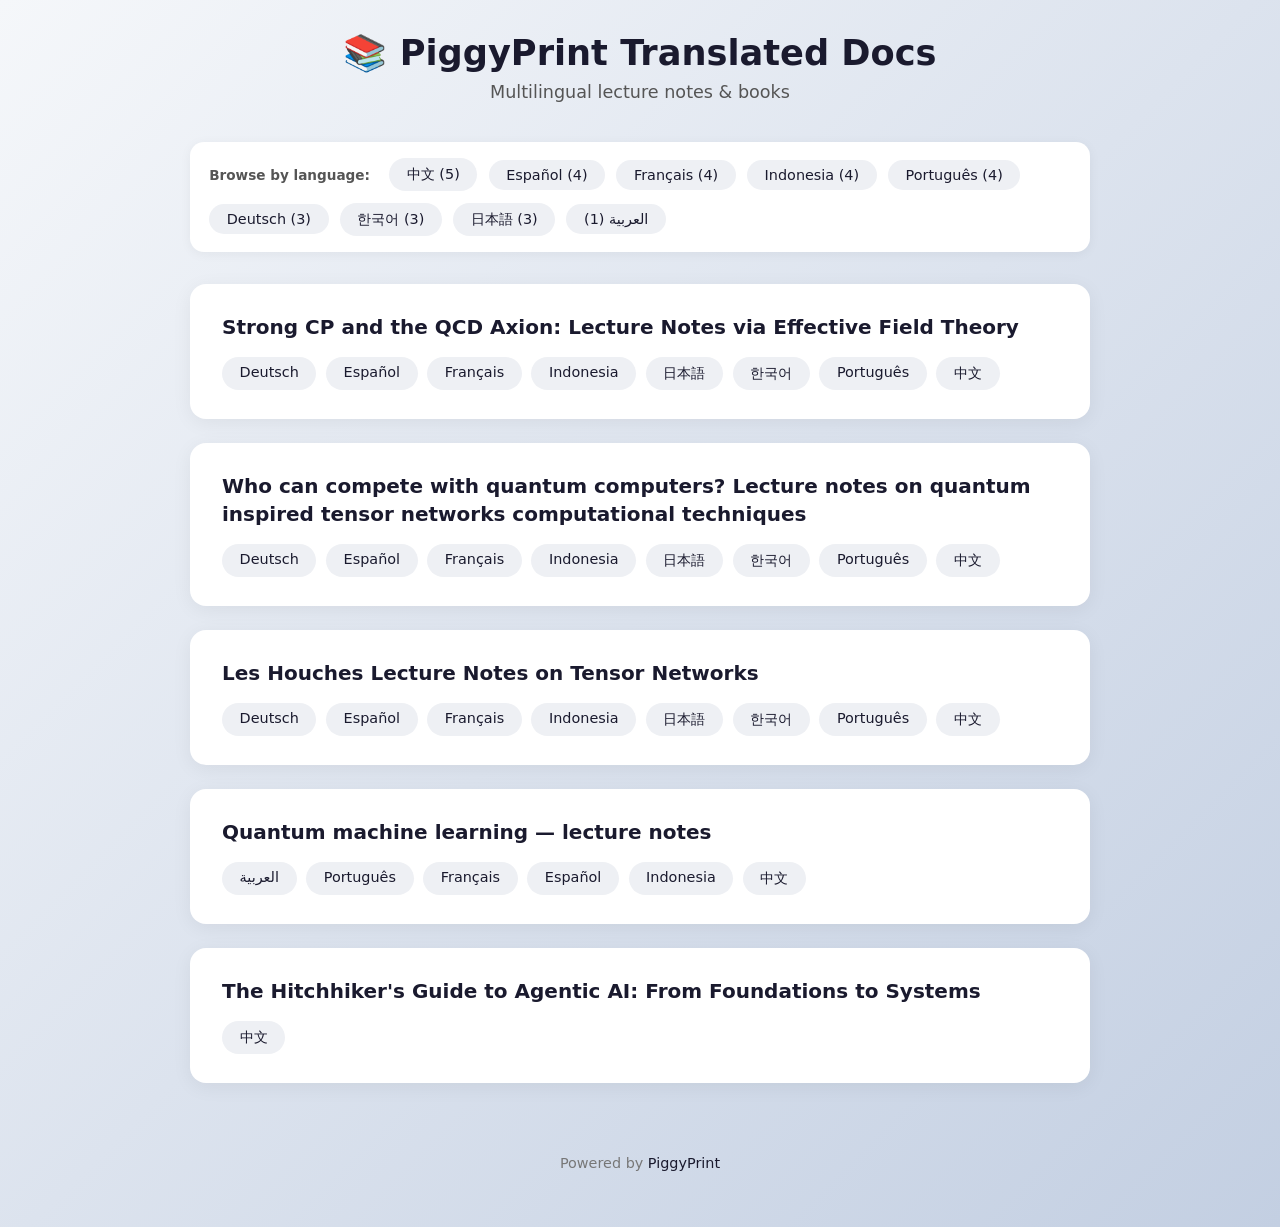
<file: index.html>
<!DOCTYPE html>
<html lang="en">
<head>
    <meta charset="UTF-8">
    <meta name="viewport" content="width=device-width, initial-scale=1.0">
    <title>PiggyPrint Translated Docs — Multilingual AI &amp; Science Books</title>
    <meta name="description" content="Browse multilingual translated lecture notes on quantum computing, tensor networks, quantum machine learning, agentic AI, and strong CP / QCD axion physics. Available in 中文, Español, Français, Deutsch, 日本語, 한국어, Português, العربية, Indonesia.">
    <link rel="canonical" href="https://piggy-print.github.io/awesome-arxiv-multilingual/">
    <!-- Open Graph -->
    <meta property="og:title" content="PiggyPrint Translated Docs — Multilingual AI &amp; Science Books">
    <meta property="og:description" content="Browse multilingual translated lecture notes on quantum computing, tensor networks, quantum machine learning, agentic AI, and strong CP / QCD axion physics. Available in 中文, Español, Français, Deutsch, 日本語, 한국어, Português, العربية, Indonesia.">
    <meta property="og:url" content="https://piggy-print.github.io/awesome-arxiv-multilingual/">
    <meta property="og:type" content="website">
    <meta property="og:site_name" content="PiggyPrint Translated Docs">
    <meta name="twitter:card" content="summary">
    <!-- Structured Data -->
    <script type="application/ld+json">
    {
      "@context": "https://schema.org",
      "@type": "CollectionPage",
      "name": "PiggyPrint Translated Docs",
      "description": "Multilingual translated lecture notes on quantum machine learning, tensor networks, and agentic AI.",
      "url": "https://piggy-print.github.io/awesome-arxiv-multilingual/",
      "inLanguage": ["en", "zh", "es", "fr", "de", "ja", "ko", "pt", "ar", "id"],
      "publisher": { "@type": "Organization", "name": "PiggyPrint" }
    }
    </script>
    <link rel="stylesheet" href="style.css">
</head>
<body>
    <div class="container">
        <header>
            <h1>📚 PiggyPrint Translated Docs</h1>
            <p>Multilingual lecture notes & books</p>
        </header>
        <nav class="lang-nav" id="langNav">
                    <span class="nav-label">Browse by language:</span>
                    <a href="lang/zh.html" class="lang-btn">中文 (5)</a>
                    <a href="lang/es.html" class="lang-btn">Español (4)</a>
                    <a href="lang/fr.html" class="lang-btn">Français (4)</a>
                    <a href="lang/id.html" class="lang-btn">Indonesia (4)</a>
                    <a href="lang/pt.html" class="lang-btn">Português (4)</a>
                    <a href="lang/de.html" class="lang-btn">Deutsch (3)</a>
                    <a href="lang/ko.html" class="lang-btn">한국어 (3)</a>
                    <a href="lang/ja.html" class="lang-btn">日本語 (3)</a>
                    <a href="lang/ar.html" class="lang-btn">العربية (1)</a>
                </nav>
        <div id="bookList">
                                <div class="book-card">
                        <h2>Strong CP and the QCD Axion: Lecture Notes via Effective Field Theory</h2>
                        <div class="lang-links">
                            <a href="https://piggyprint.gumroad.com/l/djtxvl" target="_blank" rel="noopener noreferrer" class="lang-btn">Deutsch</a>
                            <a href="https://piggyprint.gumroad.com/l/qgqeef" target="_blank" rel="noopener noreferrer" class="lang-btn">Español</a>
                            <a href="https://piggyprint.gumroad.com/l/scotqy" target="_blank" rel="noopener noreferrer" class="lang-btn">Français</a>
                            <a href="https://piggyprint.gumroad.com/l/yfksat" target="_blank" rel="noopener noreferrer" class="lang-btn">Indonesia</a>
                            <a href="https://piggyprint.gumroad.com/l/xyrwhf" target="_blank" rel="noopener noreferrer" class="lang-btn">日本語</a>
                            <a href="https://piggyprint.gumroad.com/l/ccgrwl" target="_blank" rel="noopener noreferrer" class="lang-btn">한국어</a>
                            <a href="https://piggyprint.gumroad.com/l/mmgvhr" target="_blank" rel="noopener noreferrer" class="lang-btn">Português</a>
                            <a href="https://piggyprint.gumroad.com/l/ppwfst" target="_blank" rel="noopener noreferrer" class="lang-btn">中文</a>
                        </div>
                    </div>
                    <div class="book-card">
                        <h2>Who can compete with quantum computers? Lecture notes on quantum inspired tensor networks computational techniques</h2>
                        <div class="lang-links">
                            <a href="https://piggyprint.gumroad.com/l/ncaxt" target="_blank" rel="noopener noreferrer" class="lang-btn">Deutsch</a>
                            <a href="https://piggyprint.gumroad.com/l/nsgrzu" target="_blank" rel="noopener noreferrer" class="lang-btn">Español</a>
                            <a href="https://piggyprint.gumroad.com/l/ghrenz" target="_blank" rel="noopener noreferrer" class="lang-btn">Français</a>
                            <a href="https://piggyprint.gumroad.com/l/ryzluq" target="_blank" rel="noopener noreferrer" class="lang-btn">Indonesia</a>
                            <a href="https://piggyprint.gumroad.com/l/zbryaj" target="_blank" rel="noopener noreferrer" class="lang-btn">日本語</a>
                            <a href="https://piggyprint.gumroad.com/l/mvsyto" target="_blank" rel="noopener noreferrer" class="lang-btn">한국어</a>
                            <a href="https://piggyprint.gumroad.com/l/lxncu" target="_blank" rel="noopener noreferrer" class="lang-btn">Português</a>
                            <a href="https://piggyprint.gumroad.com/l/suflnw" target="_blank" rel="noopener noreferrer" class="lang-btn">中文</a>
                        </div>
                    </div>
                    <div class="book-card">
                        <h2>Les Houches Lecture Notes on Tensor Networks</h2>
                        <div class="lang-links">
                            <a href="https://piggyprint.gumroad.com/l/rimqsa" target="_blank" rel="noopener noreferrer" class="lang-btn">Deutsch</a>
                            <a href="https://piggyprint.gumroad.com/l/bhrqjr" target="_blank" rel="noopener noreferrer" class="lang-btn">Español</a>
                            <a href="https://piggyprint.gumroad.com/l/nmulku" target="_blank" rel="noopener noreferrer" class="lang-btn">Français</a>
                            <a href="https://piggyprint.gumroad.com/l/yvaknn" target="_blank" rel="noopener noreferrer" class="lang-btn">Indonesia</a>
                            <a href="https://piggyprint.gumroad.com/l/ilmeuu" target="_blank" rel="noopener noreferrer" class="lang-btn">日本語</a>
                            <a href="https://piggyprint.gumroad.com/l/trkwfr" target="_blank" rel="noopener noreferrer" class="lang-btn">한국어</a>
                            <a href="https://piggyprint.gumroad.com/l/lvggm" target="_blank" rel="noopener noreferrer" class="lang-btn">Português</a>
                            <a href="https://piggyprint.gumroad.com/l/nromc" target="_blank" rel="noopener noreferrer" class="lang-btn">中文</a>
                        </div>
                    </div>
                    <div class="book-card">
                        <h2>Quantum machine learning — lecture notes</h2>
                        <div class="lang-links">
                            <a href="https://piggyprint.gumroad.com/l/vcsmvf" target="_blank" rel="noopener noreferrer" class="lang-btn">العربية</a>
                            <a href="https://piggyprint.gumroad.com/l/rnsnsl" target="_blank" rel="noopener noreferrer" class="lang-btn">Português</a>
                            <a href="https://piggyprint.gumroad.com/l/vjvilq" target="_blank" rel="noopener noreferrer" class="lang-btn">Français</a>
                            <a href="https://piggyprint.gumroad.com/l/hnrfzs" target="_blank" rel="noopener noreferrer" class="lang-btn">Español</a>
                            <a href="https://piggyprint.gumroad.com/l/bzyelu" target="_blank" rel="noopener noreferrer" class="lang-btn">Indonesia</a>
                            <a href="https://piggyprint.gumroad.com/l/wmpxcj" target="_blank" rel="noopener noreferrer" class="lang-btn">中文</a>
                        </div>
                    </div>
                    <div class="book-card">
                        <h2>The Hitchhiker's Guide to Agentic AI: From Foundations to Systems</h2>
                        <div class="lang-links">
                            <a href="https://piggyprint.gumroad.com/l/meisqz" target="_blank" rel="noopener noreferrer" class="lang-btn">中文</a>
                        </div>
                    </div>
        </div>
        <footer>
            <p>Powered by <a href="https://piggyprint.gumroad.com/" target="_blank">PiggyPrint</a></p>
        </footer>
    </div>
</body>
</html>
</file>
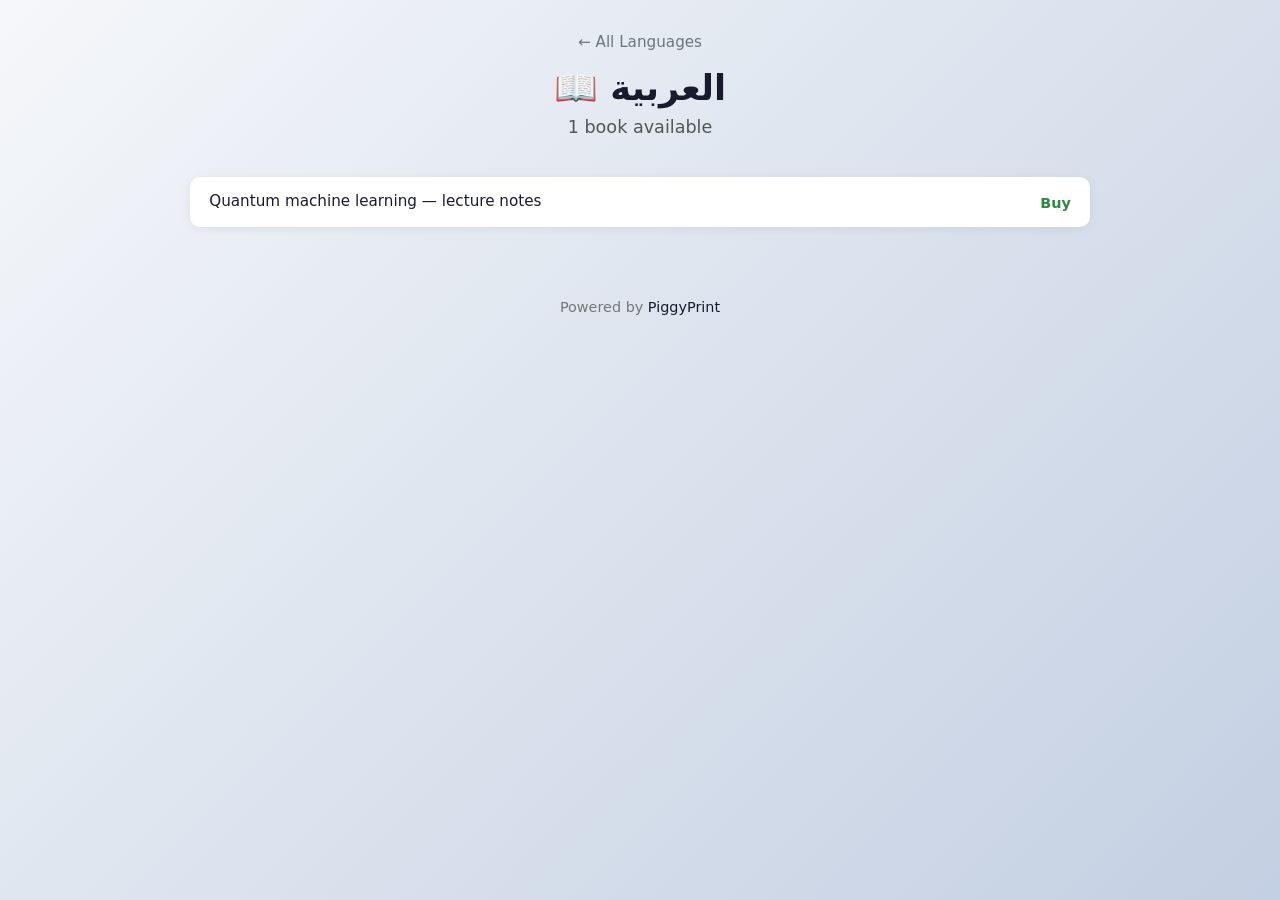
<file: lang/ar.html>
<!DOCTYPE html>
<html lang="en">
<head>
    <meta charset="UTF-8">
    <meta name="viewport" content="width=device-width, initial-scale=1.0">
    <title>العربية — PiggyPrint Translated Docs</title>
    <meta name="description" content="Browse العربية translations of PiggyPrint's multilingual books on quantum computing, tensor networks, quantum ML, agentic AI, and strong CP physics.">
    <link rel="canonical" href="https://piggy-print.github.io/awesome-arxiv-multilingual/">
    <!-- Open Graph -->
    <meta property="og:title" content="العربية — PiggyPrint Translated Docs">
    <meta property="og:description" content="Browse العربية translations of PiggyPrint's multilingual books on quantum computing, tensor networks, quantum ML, agentic AI, and strong CP physics.">
    <meta property="og:url" content="https://piggy-print.github.io/awesome-arxiv-multilingual/">
    <meta property="og:type" content="website">
    <meta property="og:site_name" content="PiggyPrint Translated Docs">
    <meta name="twitter:card" content="summary">
    <!-- Structured Data -->
    <script type="application/ld+json">
    {
      "@context": "https://schema.org",
      "@type": "CollectionPage",
      "name": "PiggyPrint Translated Docs",
      "description": "Multilingual translated lecture notes on quantum machine learning, tensor networks, and agentic AI.",
      "url": "https://piggy-print.github.io/awesome-arxiv-multilingual/",
      "inLanguage": ["en", "zh", "es", "fr", "de", "ja", "ko", "pt", "ar", "id"],
      "publisher": { "@type": "Organization", "name": "PiggyPrint" }
    }
    </script>
    <link rel="stylesheet" href="../style.css">
</head>
<body>
    <div class="container">
        <header>
            <a href="../index.html" class="back">← All Languages</a>
            <h1>📖 العربية</h1>
            <p>1 book available</p>
        </header>
        
        <div id="bookList">
            <table class="book-table">
                        <tbody>
                        <tr>
                            <td class="title-cell">Quantum machine learning — lecture notes</td>
                            <td class="buy-cell"><a href="https://piggyprint.gumroad.com/l/vcsmvf" target="_blank" rel="noopener noreferrer" class="buy-link">Buy</a></td>
                        </tr>
                        </tbody>
                    </table>
        </div>
        <footer>
            <p>Powered by <a href="https://piggyprint.gumroad.com/" target="_blank">PiggyPrint</a></p>
        </footer>
    </div>
</body>
</html>
</file>
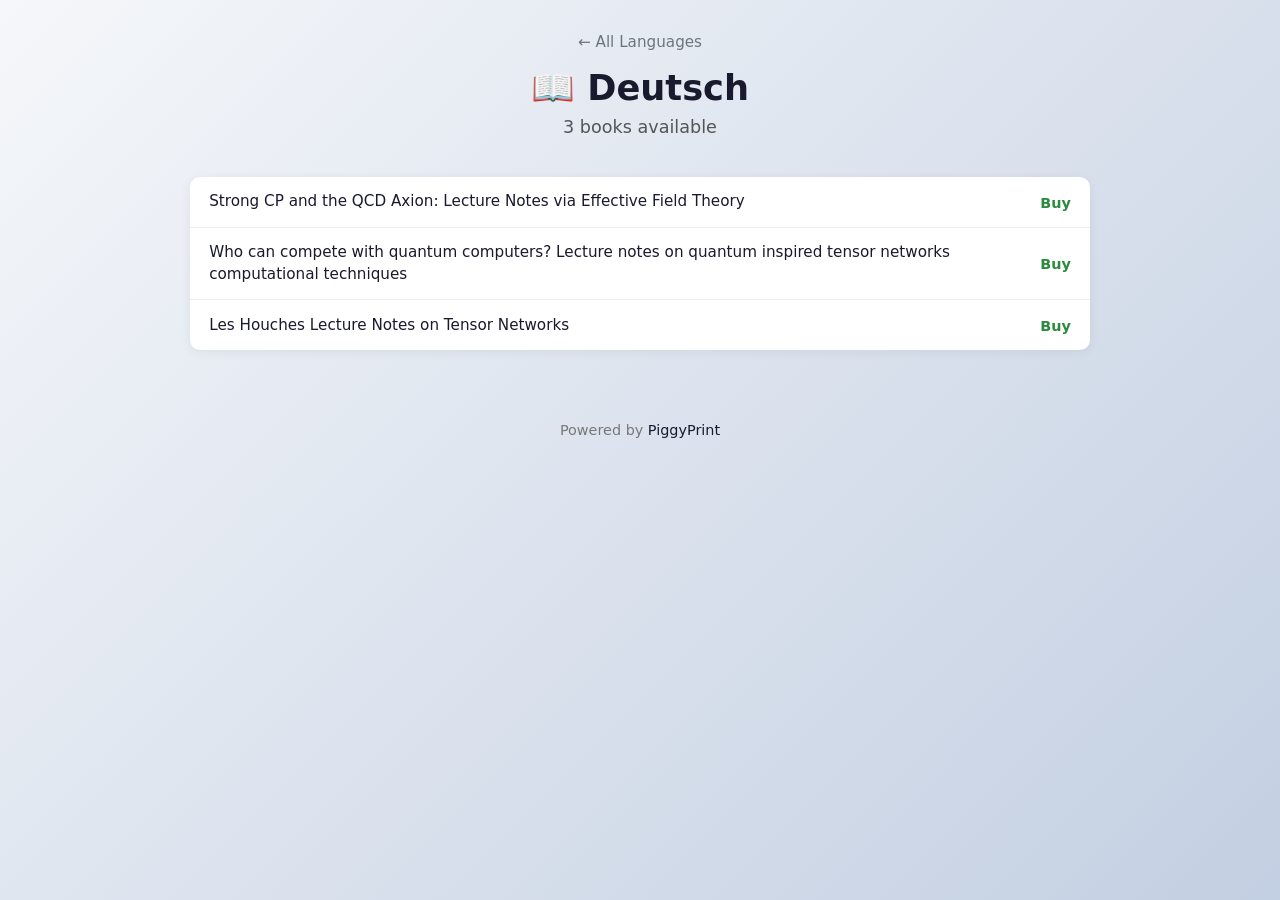
<file: lang/de.html>
<!DOCTYPE html>
<html lang="en">
<head>
    <meta charset="UTF-8">
    <meta name="viewport" content="width=device-width, initial-scale=1.0">
    <title>Deutsch — PiggyPrint Translated Docs</title>
    <meta name="description" content="Browse Deutsch translations of PiggyPrint's multilingual books on quantum computing, tensor networks, quantum ML, agentic AI, and strong CP physics.">
    <link rel="canonical" href="https://piggy-print.github.io/awesome-arxiv-multilingual/">
    <!-- Open Graph -->
    <meta property="og:title" content="Deutsch — PiggyPrint Translated Docs">
    <meta property="og:description" content="Browse Deutsch translations of PiggyPrint's multilingual books on quantum computing, tensor networks, quantum ML, agentic AI, and strong CP physics.">
    <meta property="og:url" content="https://piggy-print.github.io/awesome-arxiv-multilingual/">
    <meta property="og:type" content="website">
    <meta property="og:site_name" content="PiggyPrint Translated Docs">
    <meta name="twitter:card" content="summary">
    <!-- Structured Data -->
    <script type="application/ld+json">
    {
      "@context": "https://schema.org",
      "@type": "CollectionPage",
      "name": "PiggyPrint Translated Docs",
      "description": "Multilingual translated lecture notes on quantum machine learning, tensor networks, and agentic AI.",
      "url": "https://piggy-print.github.io/awesome-arxiv-multilingual/",
      "inLanguage": ["en", "zh", "es", "fr", "de", "ja", "ko", "pt", "ar", "id"],
      "publisher": { "@type": "Organization", "name": "PiggyPrint" }
    }
    </script>
    <link rel="stylesheet" href="../style.css">
</head>
<body>
    <div class="container">
        <header>
            <a href="../index.html" class="back">← All Languages</a>
            <h1>📖 Deutsch</h1>
            <p>3 books available</p>
        </header>
        
        <div id="bookList">
            <table class="book-table">
                        <tbody>
                        <tr>
                            <td class="title-cell">Strong CP and the QCD Axion: Lecture Notes via Effective Field Theory</td>
                            <td class="buy-cell"><a href="https://piggyprint.gumroad.com/l/djtxvl" target="_blank" rel="noopener noreferrer" class="buy-link">Buy</a></td>
                        </tr>
                        <tr>
                            <td class="title-cell">Who can compete with quantum computers? Lecture notes on quantum inspired tensor networks computational techniques</td>
                            <td class="buy-cell"><a href="https://piggyprint.gumroad.com/l/ncaxt" target="_blank" rel="noopener noreferrer" class="buy-link">Buy</a></td>
                        </tr>
                        <tr>
                            <td class="title-cell">Les Houches Lecture Notes on Tensor Networks</td>
                            <td class="buy-cell"><a href="https://piggyprint.gumroad.com/l/rimqsa" target="_blank" rel="noopener noreferrer" class="buy-link">Buy</a></td>
                        </tr>
                        </tbody>
                    </table>
        </div>
        <footer>
            <p>Powered by <a href="https://piggyprint.gumroad.com/" target="_blank">PiggyPrint</a></p>
        </footer>
    </div>
</body>
</html>
</file>
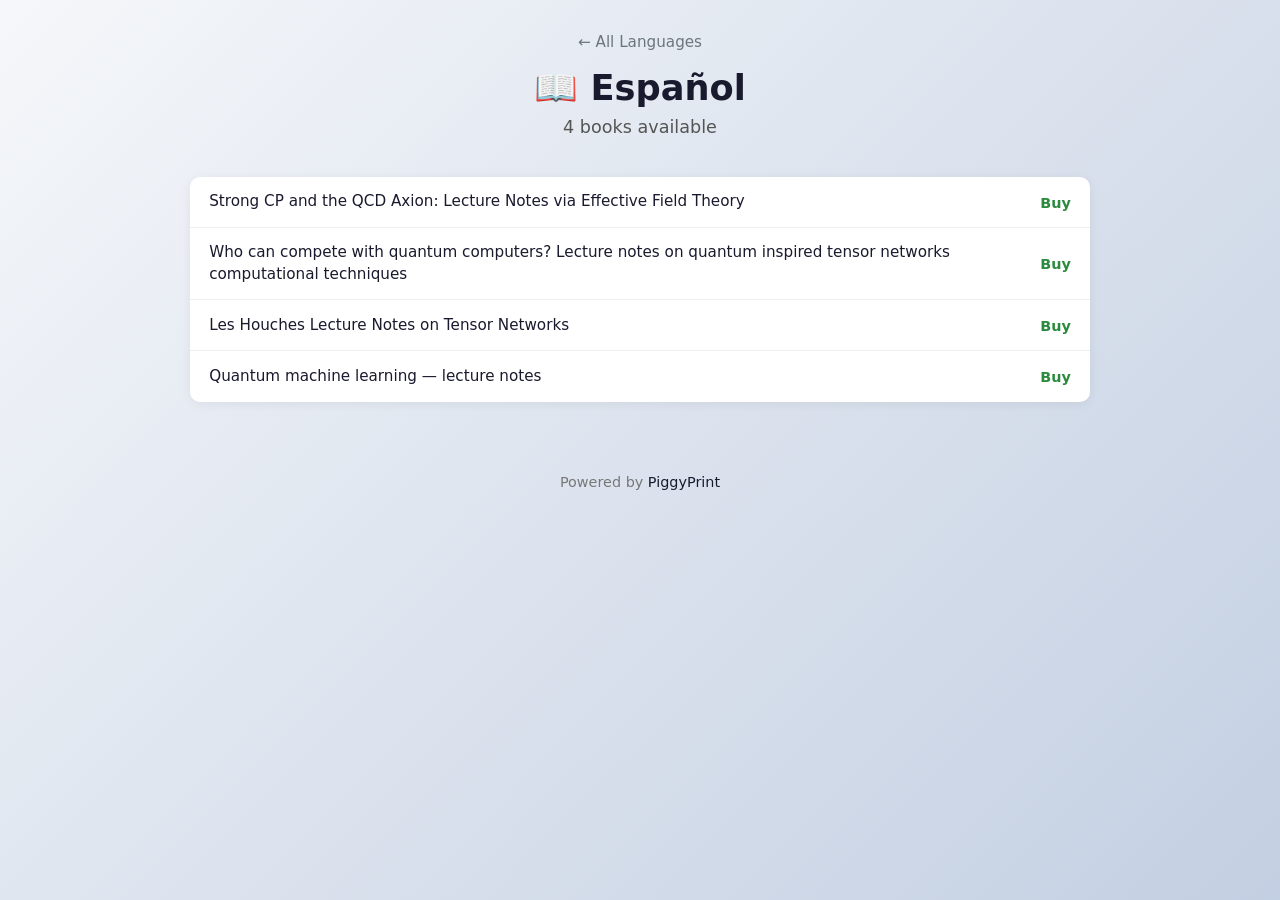
<file: lang/es.html>
<!DOCTYPE html>
<html lang="en">
<head>
    <meta charset="UTF-8">
    <meta name="viewport" content="width=device-width, initial-scale=1.0">
    <title>Español — PiggyPrint Translated Docs</title>
    <meta name="description" content="Browse Español translations of PiggyPrint's multilingual books on quantum computing, tensor networks, quantum ML, agentic AI, and strong CP physics.">
    <link rel="canonical" href="https://piggy-print.github.io/awesome-arxiv-multilingual/">
    <!-- Open Graph -->
    <meta property="og:title" content="Español — PiggyPrint Translated Docs">
    <meta property="og:description" content="Browse Español translations of PiggyPrint's multilingual books on quantum computing, tensor networks, quantum ML, agentic AI, and strong CP physics.">
    <meta property="og:url" content="https://piggy-print.github.io/awesome-arxiv-multilingual/">
    <meta property="og:type" content="website">
    <meta property="og:site_name" content="PiggyPrint Translated Docs">
    <meta name="twitter:card" content="summary">
    <!-- Structured Data -->
    <script type="application/ld+json">
    {
      "@context": "https://schema.org",
      "@type": "CollectionPage",
      "name": "PiggyPrint Translated Docs",
      "description": "Multilingual translated lecture notes on quantum machine learning, tensor networks, and agentic AI.",
      "url": "https://piggy-print.github.io/awesome-arxiv-multilingual/",
      "inLanguage": ["en", "zh", "es", "fr", "de", "ja", "ko", "pt", "ar", "id"],
      "publisher": { "@type": "Organization", "name": "PiggyPrint" }
    }
    </script>
    <link rel="stylesheet" href="../style.css">
</head>
<body>
    <div class="container">
        <header>
            <a href="../index.html" class="back">← All Languages</a>
            <h1>📖 Español</h1>
            <p>4 books available</p>
        </header>
        
        <div id="bookList">
            <table class="book-table">
                        <tbody>
                        <tr>
                            <td class="title-cell">Strong CP and the QCD Axion: Lecture Notes via Effective Field Theory</td>
                            <td class="buy-cell"><a href="https://piggyprint.gumroad.com/l/qgqeef" target="_blank" rel="noopener noreferrer" class="buy-link">Buy</a></td>
                        </tr>
                        <tr>
                            <td class="title-cell">Who can compete with quantum computers? Lecture notes on quantum inspired tensor networks computational techniques</td>
                            <td class="buy-cell"><a href="https://piggyprint.gumroad.com/l/nsgrzu" target="_blank" rel="noopener noreferrer" class="buy-link">Buy</a></td>
                        </tr>
                        <tr>
                            <td class="title-cell">Les Houches Lecture Notes on Tensor Networks</td>
                            <td class="buy-cell"><a href="https://piggyprint.gumroad.com/l/bhrqjr" target="_blank" rel="noopener noreferrer" class="buy-link">Buy</a></td>
                        </tr>
                        <tr>
                            <td class="title-cell">Quantum machine learning — lecture notes</td>
                            <td class="buy-cell"><a href="https://piggyprint.gumroad.com/l/hnrfzs" target="_blank" rel="noopener noreferrer" class="buy-link">Buy</a></td>
                        </tr>
                        </tbody>
                    </table>
        </div>
        <footer>
            <p>Powered by <a href="https://piggyprint.gumroad.com/" target="_blank">PiggyPrint</a></p>
        </footer>
    </div>
</body>
</html>
</file>
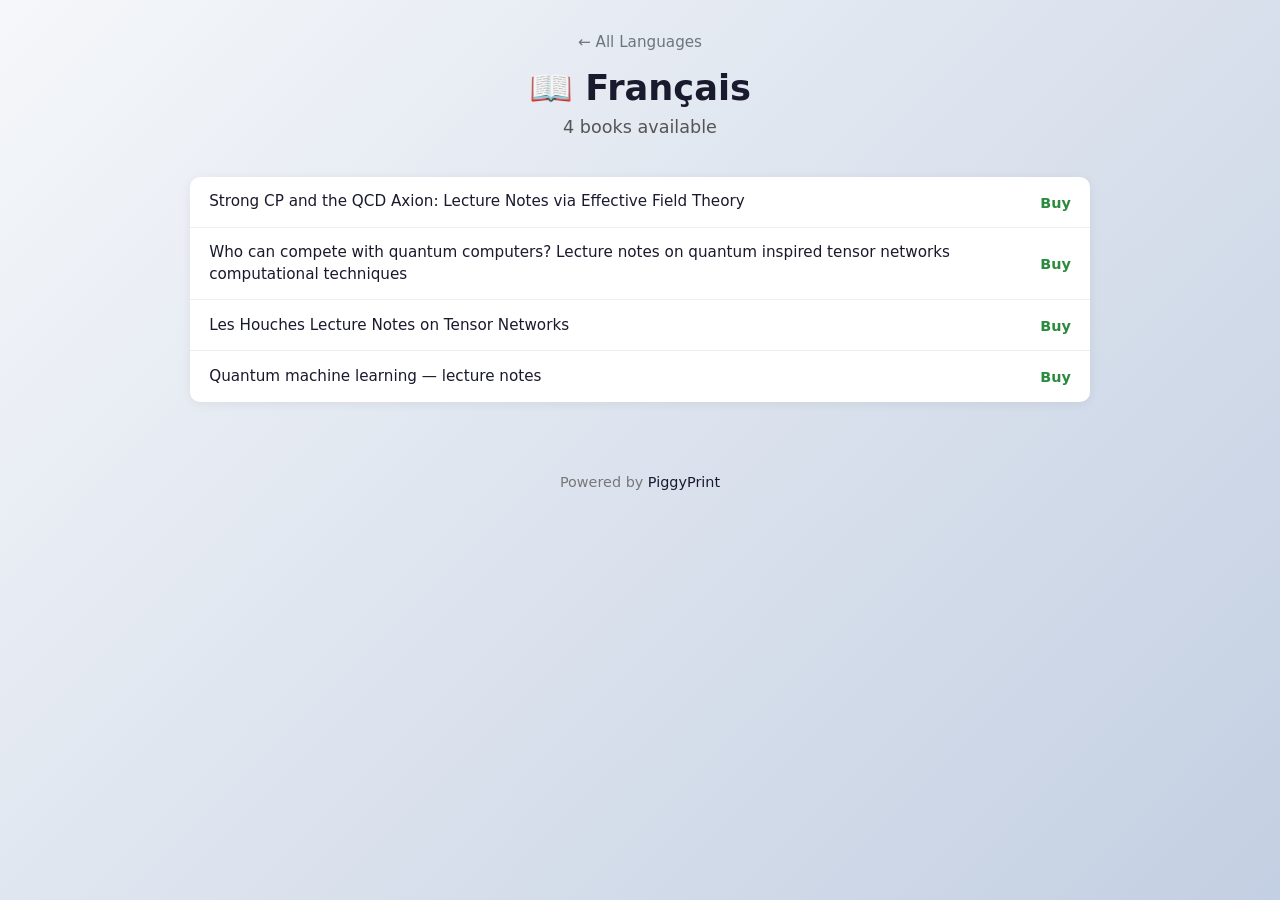
<file: lang/fr.html>
<!DOCTYPE html>
<html lang="en">
<head>
    <meta charset="UTF-8">
    <meta name="viewport" content="width=device-width, initial-scale=1.0">
    <title>Français — PiggyPrint Translated Docs</title>
    <meta name="description" content="Browse Français translations of PiggyPrint's multilingual books on quantum computing, tensor networks, quantum ML, agentic AI, and strong CP physics.">
    <link rel="canonical" href="https://piggy-print.github.io/awesome-arxiv-multilingual/">
    <!-- Open Graph -->
    <meta property="og:title" content="Français — PiggyPrint Translated Docs">
    <meta property="og:description" content="Browse Français translations of PiggyPrint's multilingual books on quantum computing, tensor networks, quantum ML, agentic AI, and strong CP physics.">
    <meta property="og:url" content="https://piggy-print.github.io/awesome-arxiv-multilingual/">
    <meta property="og:type" content="website">
    <meta property="og:site_name" content="PiggyPrint Translated Docs">
    <meta name="twitter:card" content="summary">
    <!-- Structured Data -->
    <script type="application/ld+json">
    {
      "@context": "https://schema.org",
      "@type": "CollectionPage",
      "name": "PiggyPrint Translated Docs",
      "description": "Multilingual translated lecture notes on quantum machine learning, tensor networks, and agentic AI.",
      "url": "https://piggy-print.github.io/awesome-arxiv-multilingual/",
      "inLanguage": ["en", "zh", "es", "fr", "de", "ja", "ko", "pt", "ar", "id"],
      "publisher": { "@type": "Organization", "name": "PiggyPrint" }
    }
    </script>
    <link rel="stylesheet" href="../style.css">
</head>
<body>
    <div class="container">
        <header>
            <a href="../index.html" class="back">← All Languages</a>
            <h1>📖 Français</h1>
            <p>4 books available</p>
        </header>
        
        <div id="bookList">
            <table class="book-table">
                        <tbody>
                        <tr>
                            <td class="title-cell">Strong CP and the QCD Axion: Lecture Notes via Effective Field Theory</td>
                            <td class="buy-cell"><a href="https://piggyprint.gumroad.com/l/scotqy" target="_blank" rel="noopener noreferrer" class="buy-link">Buy</a></td>
                        </tr>
                        <tr>
                            <td class="title-cell">Who can compete with quantum computers? Lecture notes on quantum inspired tensor networks computational techniques</td>
                            <td class="buy-cell"><a href="https://piggyprint.gumroad.com/l/ghrenz" target="_blank" rel="noopener noreferrer" class="buy-link">Buy</a></td>
                        </tr>
                        <tr>
                            <td class="title-cell">Les Houches Lecture Notes on Tensor Networks</td>
                            <td class="buy-cell"><a href="https://piggyprint.gumroad.com/l/nmulku" target="_blank" rel="noopener noreferrer" class="buy-link">Buy</a></td>
                        </tr>
                        <tr>
                            <td class="title-cell">Quantum machine learning — lecture notes</td>
                            <td class="buy-cell"><a href="https://piggyprint.gumroad.com/l/vjvilq" target="_blank" rel="noopener noreferrer" class="buy-link">Buy</a></td>
                        </tr>
                        </tbody>
                    </table>
        </div>
        <footer>
            <p>Powered by <a href="https://piggyprint.gumroad.com/" target="_blank">PiggyPrint</a></p>
        </footer>
    </div>
</body>
</html>
</file>
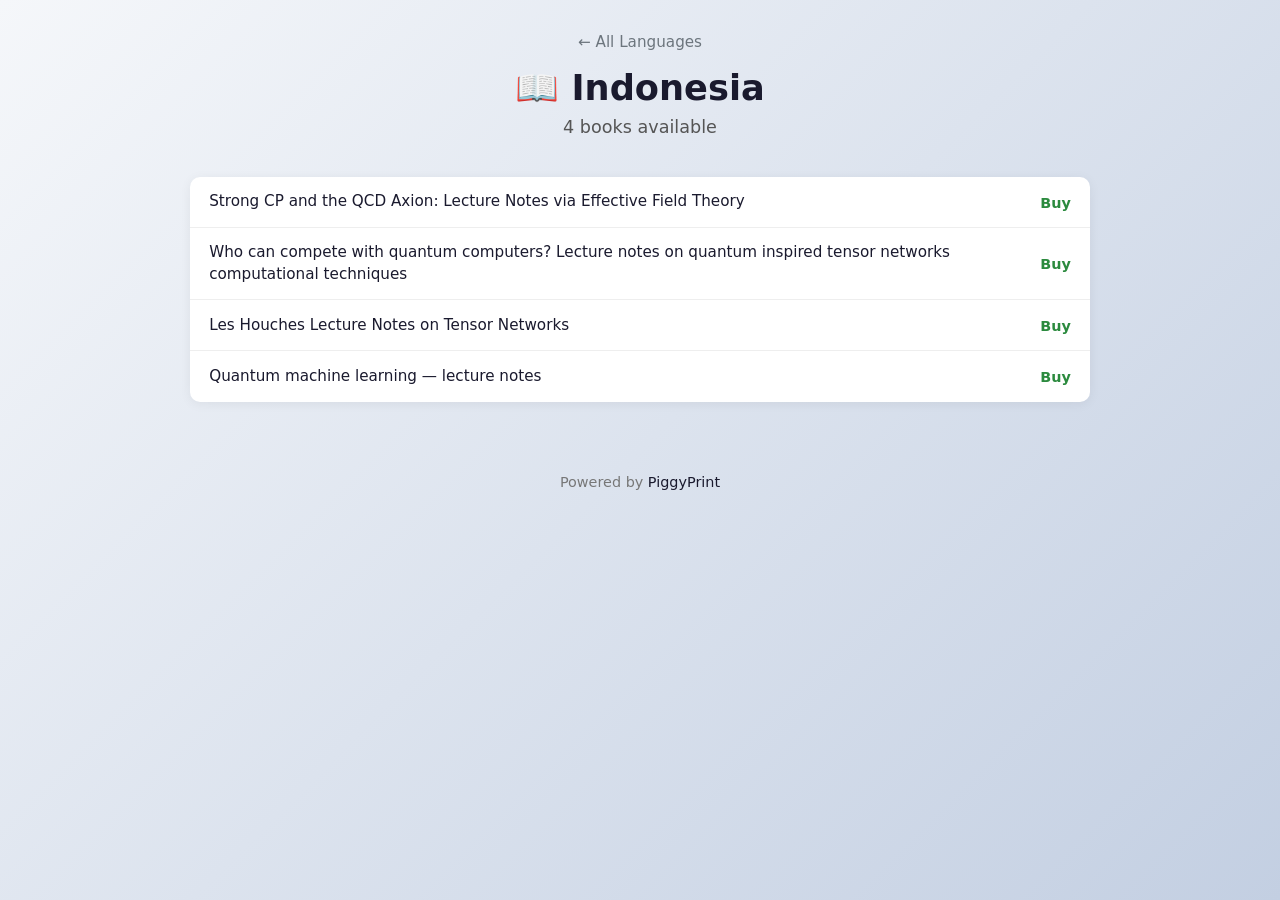
<file: lang/id.html>
<!DOCTYPE html>
<html lang="en">
<head>
    <meta charset="UTF-8">
    <meta name="viewport" content="width=device-width, initial-scale=1.0">
    <title>Indonesia — PiggyPrint Translated Docs</title>
    <meta name="description" content="Browse Indonesia translations of PiggyPrint's multilingual books on quantum computing, tensor networks, quantum ML, agentic AI, and strong CP physics.">
    <link rel="canonical" href="https://piggy-print.github.io/awesome-arxiv-multilingual/">
    <!-- Open Graph -->
    <meta property="og:title" content="Indonesia — PiggyPrint Translated Docs">
    <meta property="og:description" content="Browse Indonesia translations of PiggyPrint's multilingual books on quantum computing, tensor networks, quantum ML, agentic AI, and strong CP physics.">
    <meta property="og:url" content="https://piggy-print.github.io/awesome-arxiv-multilingual/">
    <meta property="og:type" content="website">
    <meta property="og:site_name" content="PiggyPrint Translated Docs">
    <meta name="twitter:card" content="summary">
    <!-- Structured Data -->
    <script type="application/ld+json">
    {
      "@context": "https://schema.org",
      "@type": "CollectionPage",
      "name": "PiggyPrint Translated Docs",
      "description": "Multilingual translated lecture notes on quantum machine learning, tensor networks, and agentic AI.",
      "url": "https://piggy-print.github.io/awesome-arxiv-multilingual/",
      "inLanguage": ["en", "zh", "es", "fr", "de", "ja", "ko", "pt", "ar", "id"],
      "publisher": { "@type": "Organization", "name": "PiggyPrint" }
    }
    </script>
    <link rel="stylesheet" href="../style.css">
</head>
<body>
    <div class="container">
        <header>
            <a href="../index.html" class="back">← All Languages</a>
            <h1>📖 Indonesia</h1>
            <p>4 books available</p>
        </header>
        
        <div id="bookList">
            <table class="book-table">
                        <tbody>
                        <tr>
                            <td class="title-cell">Strong CP and the QCD Axion: Lecture Notes via Effective Field Theory</td>
                            <td class="buy-cell"><a href="https://piggyprint.gumroad.com/l/yfksat" target="_blank" rel="noopener noreferrer" class="buy-link">Buy</a></td>
                        </tr>
                        <tr>
                            <td class="title-cell">Who can compete with quantum computers? Lecture notes on quantum inspired tensor networks computational techniques</td>
                            <td class="buy-cell"><a href="https://piggyprint.gumroad.com/l/ryzluq" target="_blank" rel="noopener noreferrer" class="buy-link">Buy</a></td>
                        </tr>
                        <tr>
                            <td class="title-cell">Les Houches Lecture Notes on Tensor Networks</td>
                            <td class="buy-cell"><a href="https://piggyprint.gumroad.com/l/yvaknn" target="_blank" rel="noopener noreferrer" class="buy-link">Buy</a></td>
                        </tr>
                        <tr>
                            <td class="title-cell">Quantum machine learning — lecture notes</td>
                            <td class="buy-cell"><a href="https://piggyprint.gumroad.com/l/bzyelu" target="_blank" rel="noopener noreferrer" class="buy-link">Buy</a></td>
                        </tr>
                        </tbody>
                    </table>
        </div>
        <footer>
            <p>Powered by <a href="https://piggyprint.gumroad.com/" target="_blank">PiggyPrint</a></p>
        </footer>
    </div>
</body>
</html>
</file>
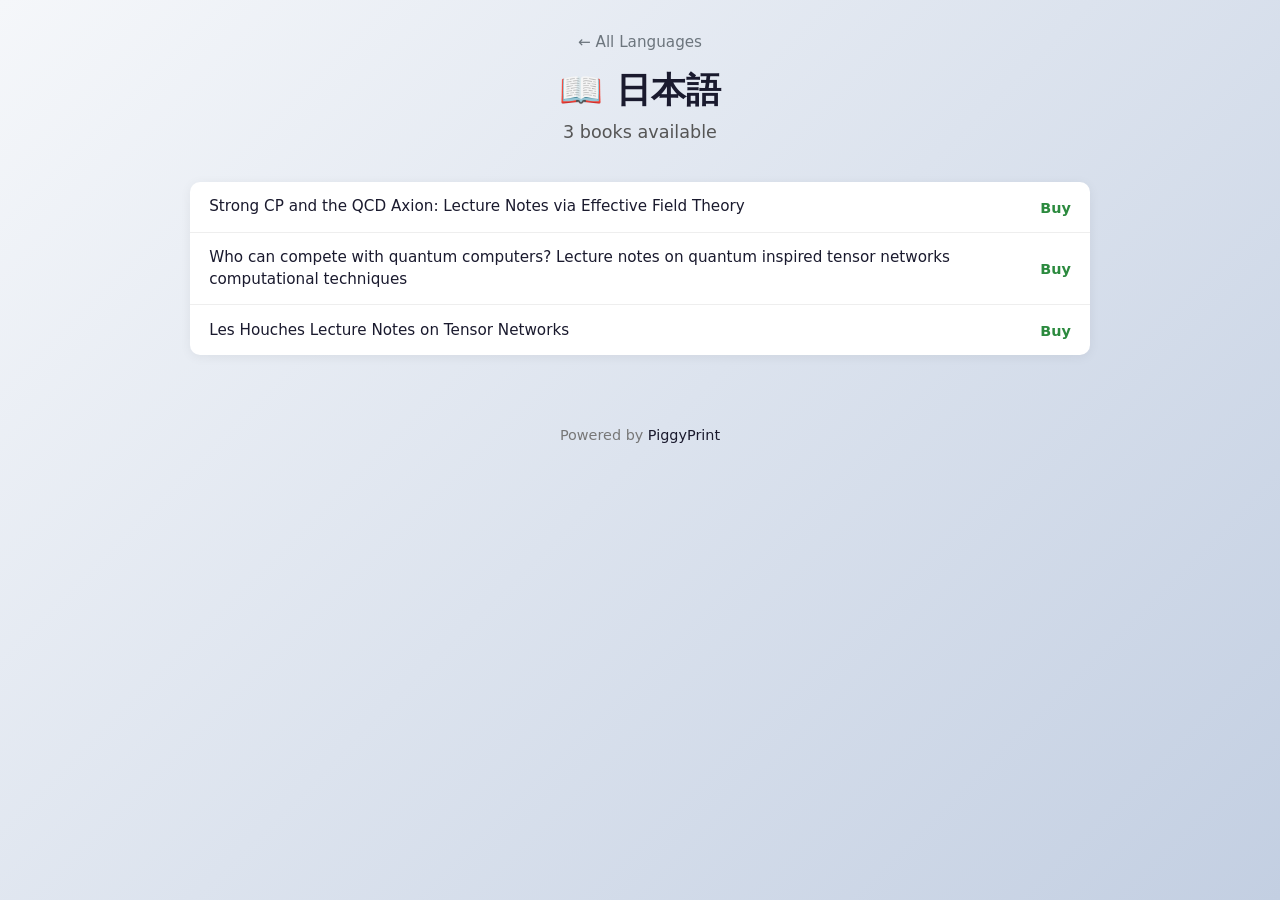
<file: lang/ja.html>
<!DOCTYPE html>
<html lang="en">
<head>
    <meta charset="UTF-8">
    <meta name="viewport" content="width=device-width, initial-scale=1.0">
    <title>日本語 — PiggyPrint Translated Docs</title>
    <meta name="description" content="Browse 日本語 translations of PiggyPrint's multilingual books on quantum computing, tensor networks, quantum ML, agentic AI, and strong CP physics.">
    <link rel="canonical" href="https://piggy-print.github.io/awesome-arxiv-multilingual/">
    <!-- Open Graph -->
    <meta property="og:title" content="日本語 — PiggyPrint Translated Docs">
    <meta property="og:description" content="Browse 日本語 translations of PiggyPrint's multilingual books on quantum computing, tensor networks, quantum ML, agentic AI, and strong CP physics.">
    <meta property="og:url" content="https://piggy-print.github.io/awesome-arxiv-multilingual/">
    <meta property="og:type" content="website">
    <meta property="og:site_name" content="PiggyPrint Translated Docs">
    <meta name="twitter:card" content="summary">
    <!-- Structured Data -->
    <script type="application/ld+json">
    {
      "@context": "https://schema.org",
      "@type": "CollectionPage",
      "name": "PiggyPrint Translated Docs",
      "description": "Multilingual translated lecture notes on quantum machine learning, tensor networks, and agentic AI.",
      "url": "https://piggy-print.github.io/awesome-arxiv-multilingual/",
      "inLanguage": ["en", "zh", "es", "fr", "de", "ja", "ko", "pt", "ar", "id"],
      "publisher": { "@type": "Organization", "name": "PiggyPrint" }
    }
    </script>
    <link rel="stylesheet" href="../style.css">
</head>
<body>
    <div class="container">
        <header>
            <a href="../index.html" class="back">← All Languages</a>
            <h1>📖 日本語</h1>
            <p>3 books available</p>
        </header>
        
        <div id="bookList">
            <table class="book-table">
                        <tbody>
                        <tr>
                            <td class="title-cell">Strong CP and the QCD Axion: Lecture Notes via Effective Field Theory</td>
                            <td class="buy-cell"><a href="https://piggyprint.gumroad.com/l/xyrwhf" target="_blank" rel="noopener noreferrer" class="buy-link">Buy</a></td>
                        </tr>
                        <tr>
                            <td class="title-cell">Who can compete with quantum computers? Lecture notes on quantum inspired tensor networks computational techniques</td>
                            <td class="buy-cell"><a href="https://piggyprint.gumroad.com/l/zbryaj" target="_blank" rel="noopener noreferrer" class="buy-link">Buy</a></td>
                        </tr>
                        <tr>
                            <td class="title-cell">Les Houches Lecture Notes on Tensor Networks</td>
                            <td class="buy-cell"><a href="https://piggyprint.gumroad.com/l/ilmeuu" target="_blank" rel="noopener noreferrer" class="buy-link">Buy</a></td>
                        </tr>
                        </tbody>
                    </table>
        </div>
        <footer>
            <p>Powered by <a href="https://piggyprint.gumroad.com/" target="_blank">PiggyPrint</a></p>
        </footer>
    </div>
</body>
</html>
</file>
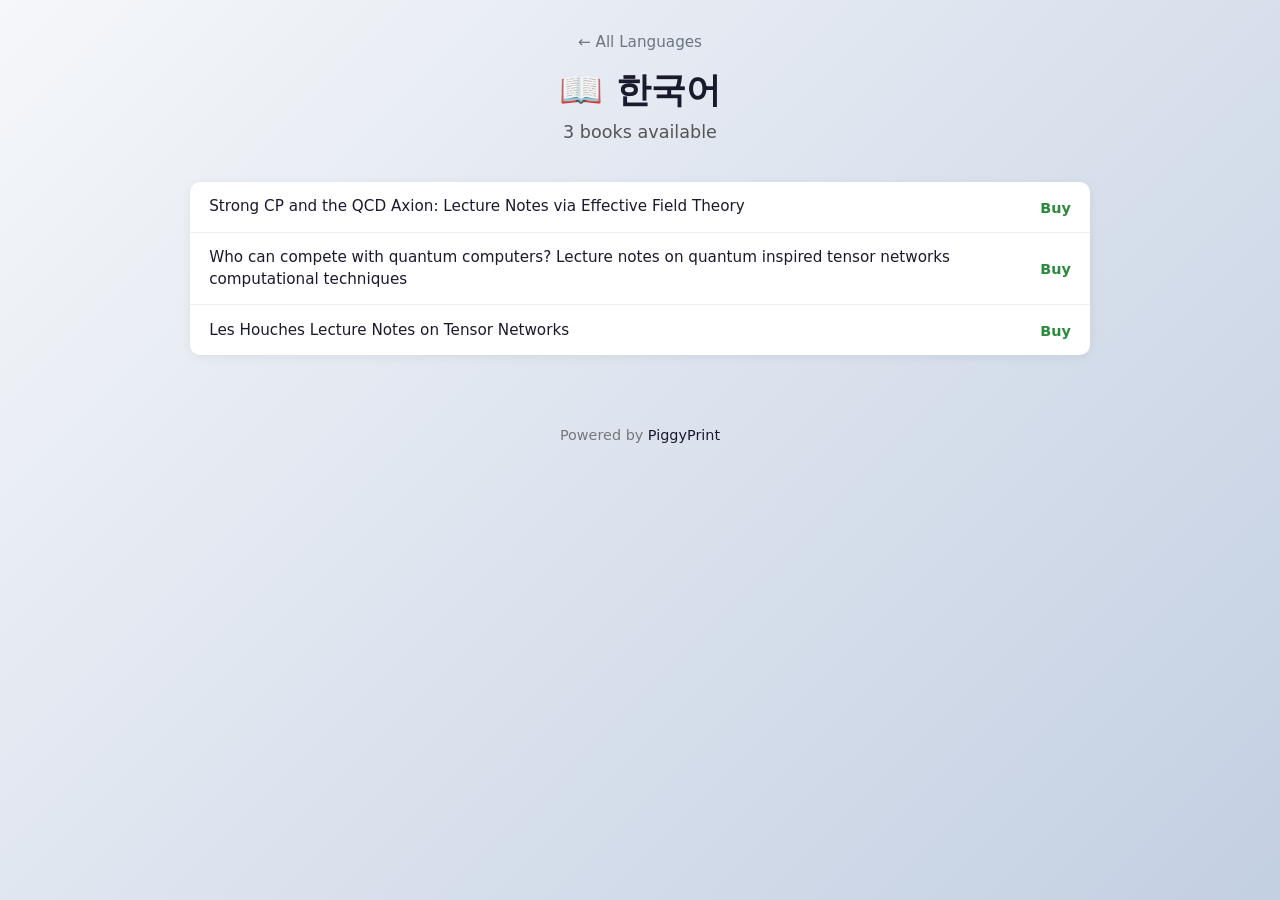
<file: lang/ko.html>
<!DOCTYPE html>
<html lang="en">
<head>
    <meta charset="UTF-8">
    <meta name="viewport" content="width=device-width, initial-scale=1.0">
    <title>한국어 — PiggyPrint Translated Docs</title>
    <meta name="description" content="Browse 한국어 translations of PiggyPrint's multilingual books on quantum computing, tensor networks, quantum ML, agentic AI, and strong CP physics.">
    <link rel="canonical" href="https://piggy-print.github.io/awesome-arxiv-multilingual/">
    <!-- Open Graph -->
    <meta property="og:title" content="한국어 — PiggyPrint Translated Docs">
    <meta property="og:description" content="Browse 한국어 translations of PiggyPrint's multilingual books on quantum computing, tensor networks, quantum ML, agentic AI, and strong CP physics.">
    <meta property="og:url" content="https://piggy-print.github.io/awesome-arxiv-multilingual/">
    <meta property="og:type" content="website">
    <meta property="og:site_name" content="PiggyPrint Translated Docs">
    <meta name="twitter:card" content="summary">
    <!-- Structured Data -->
    <script type="application/ld+json">
    {
      "@context": "https://schema.org",
      "@type": "CollectionPage",
      "name": "PiggyPrint Translated Docs",
      "description": "Multilingual translated lecture notes on quantum machine learning, tensor networks, and agentic AI.",
      "url": "https://piggy-print.github.io/awesome-arxiv-multilingual/",
      "inLanguage": ["en", "zh", "es", "fr", "de", "ja", "ko", "pt", "ar", "id"],
      "publisher": { "@type": "Organization", "name": "PiggyPrint" }
    }
    </script>
    <link rel="stylesheet" href="../style.css">
</head>
<body>
    <div class="container">
        <header>
            <a href="../index.html" class="back">← All Languages</a>
            <h1>📖 한국어</h1>
            <p>3 books available</p>
        </header>
        
        <div id="bookList">
            <table class="book-table">
                        <tbody>
                        <tr>
                            <td class="title-cell">Strong CP and the QCD Axion: Lecture Notes via Effective Field Theory</td>
                            <td class="buy-cell"><a href="https://piggyprint.gumroad.com/l/ccgrwl" target="_blank" rel="noopener noreferrer" class="buy-link">Buy</a></td>
                        </tr>
                        <tr>
                            <td class="title-cell">Who can compete with quantum computers? Lecture notes on quantum inspired tensor networks computational techniques</td>
                            <td class="buy-cell"><a href="https://piggyprint.gumroad.com/l/mvsyto" target="_blank" rel="noopener noreferrer" class="buy-link">Buy</a></td>
                        </tr>
                        <tr>
                            <td class="title-cell">Les Houches Lecture Notes on Tensor Networks</td>
                            <td class="buy-cell"><a href="https://piggyprint.gumroad.com/l/trkwfr" target="_blank" rel="noopener noreferrer" class="buy-link">Buy</a></td>
                        </tr>
                        </tbody>
                    </table>
        </div>
        <footer>
            <p>Powered by <a href="https://piggyprint.gumroad.com/" target="_blank">PiggyPrint</a></p>
        </footer>
    </div>
</body>
</html>
</file>
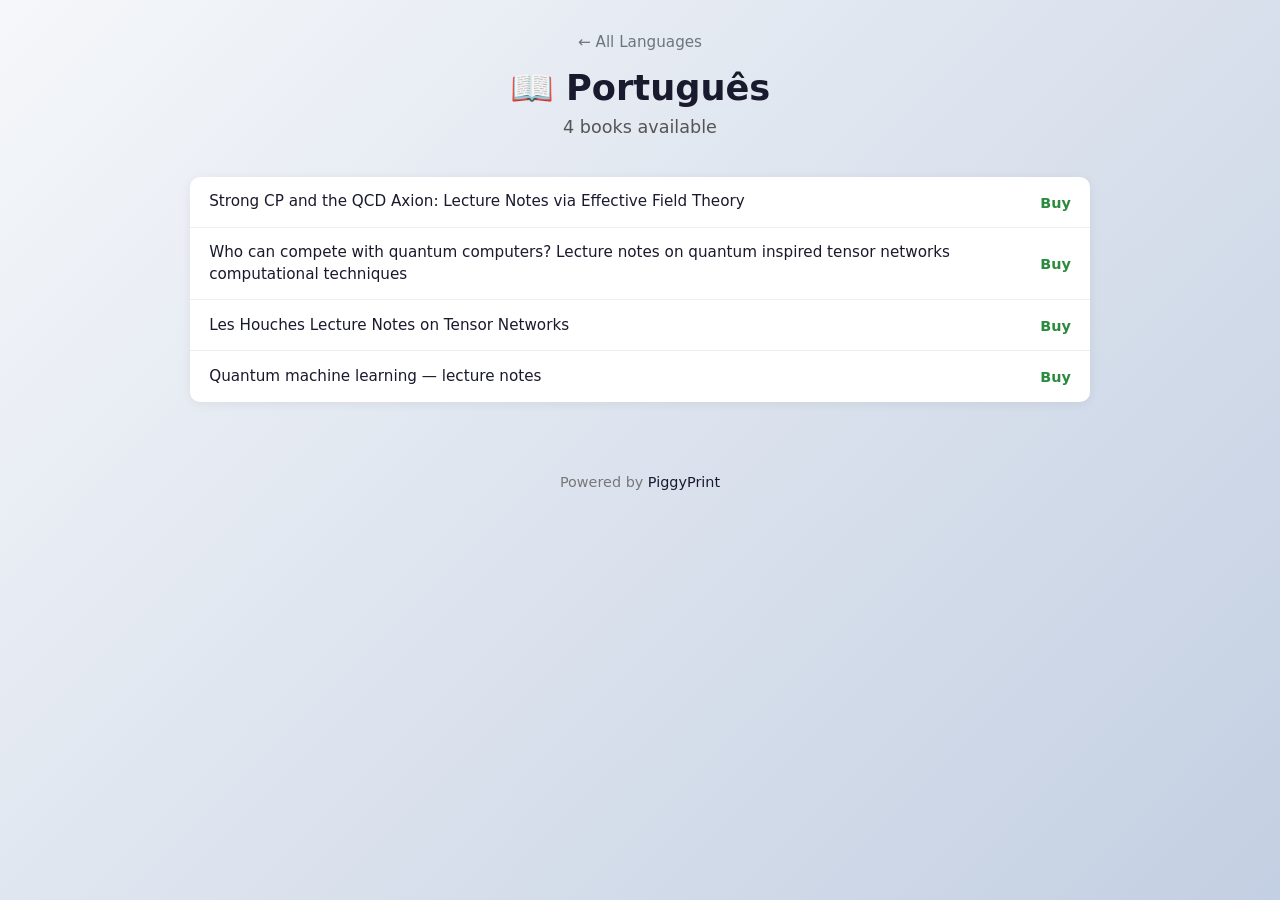
<file: lang/pt.html>
<!DOCTYPE html>
<html lang="en">
<head>
    <meta charset="UTF-8">
    <meta name="viewport" content="width=device-width, initial-scale=1.0">
    <title>Português — PiggyPrint Translated Docs</title>
    <meta name="description" content="Browse Português translations of PiggyPrint's multilingual books on quantum computing, tensor networks, quantum ML, agentic AI, and strong CP physics.">
    <link rel="canonical" href="https://piggy-print.github.io/awesome-arxiv-multilingual/">
    <!-- Open Graph -->
    <meta property="og:title" content="Português — PiggyPrint Translated Docs">
    <meta property="og:description" content="Browse Português translations of PiggyPrint's multilingual books on quantum computing, tensor networks, quantum ML, agentic AI, and strong CP physics.">
    <meta property="og:url" content="https://piggy-print.github.io/awesome-arxiv-multilingual/">
    <meta property="og:type" content="website">
    <meta property="og:site_name" content="PiggyPrint Translated Docs">
    <meta name="twitter:card" content="summary">
    <!-- Structured Data -->
    <script type="application/ld+json">
    {
      "@context": "https://schema.org",
      "@type": "CollectionPage",
      "name": "PiggyPrint Translated Docs",
      "description": "Multilingual translated lecture notes on quantum machine learning, tensor networks, and agentic AI.",
      "url": "https://piggy-print.github.io/awesome-arxiv-multilingual/",
      "inLanguage": ["en", "zh", "es", "fr", "de", "ja", "ko", "pt", "ar", "id"],
      "publisher": { "@type": "Organization", "name": "PiggyPrint" }
    }
    </script>
    <link rel="stylesheet" href="../style.css">
</head>
<body>
    <div class="container">
        <header>
            <a href="../index.html" class="back">← All Languages</a>
            <h1>📖 Português</h1>
            <p>4 books available</p>
        </header>
        
        <div id="bookList">
            <table class="book-table">
                        <tbody>
                        <tr>
                            <td class="title-cell">Strong CP and the QCD Axion: Lecture Notes via Effective Field Theory</td>
                            <td class="buy-cell"><a href="https://piggyprint.gumroad.com/l/mmgvhr" target="_blank" rel="noopener noreferrer" class="buy-link">Buy</a></td>
                        </tr>
                        <tr>
                            <td class="title-cell">Who can compete with quantum computers? Lecture notes on quantum inspired tensor networks computational techniques</td>
                            <td class="buy-cell"><a href="https://piggyprint.gumroad.com/l/lxncu" target="_blank" rel="noopener noreferrer" class="buy-link">Buy</a></td>
                        </tr>
                        <tr>
                            <td class="title-cell">Les Houches Lecture Notes on Tensor Networks</td>
                            <td class="buy-cell"><a href="https://piggyprint.gumroad.com/l/lvggm" target="_blank" rel="noopener noreferrer" class="buy-link">Buy</a></td>
                        </tr>
                        <tr>
                            <td class="title-cell">Quantum machine learning — lecture notes</td>
                            <td class="buy-cell"><a href="https://piggyprint.gumroad.com/l/rnsnsl" target="_blank" rel="noopener noreferrer" class="buy-link">Buy</a></td>
                        </tr>
                        </tbody>
                    </table>
        </div>
        <footer>
            <p>Powered by <a href="https://piggyprint.gumroad.com/" target="_blank">PiggyPrint</a></p>
        </footer>
    </div>
</body>
</html>
</file>
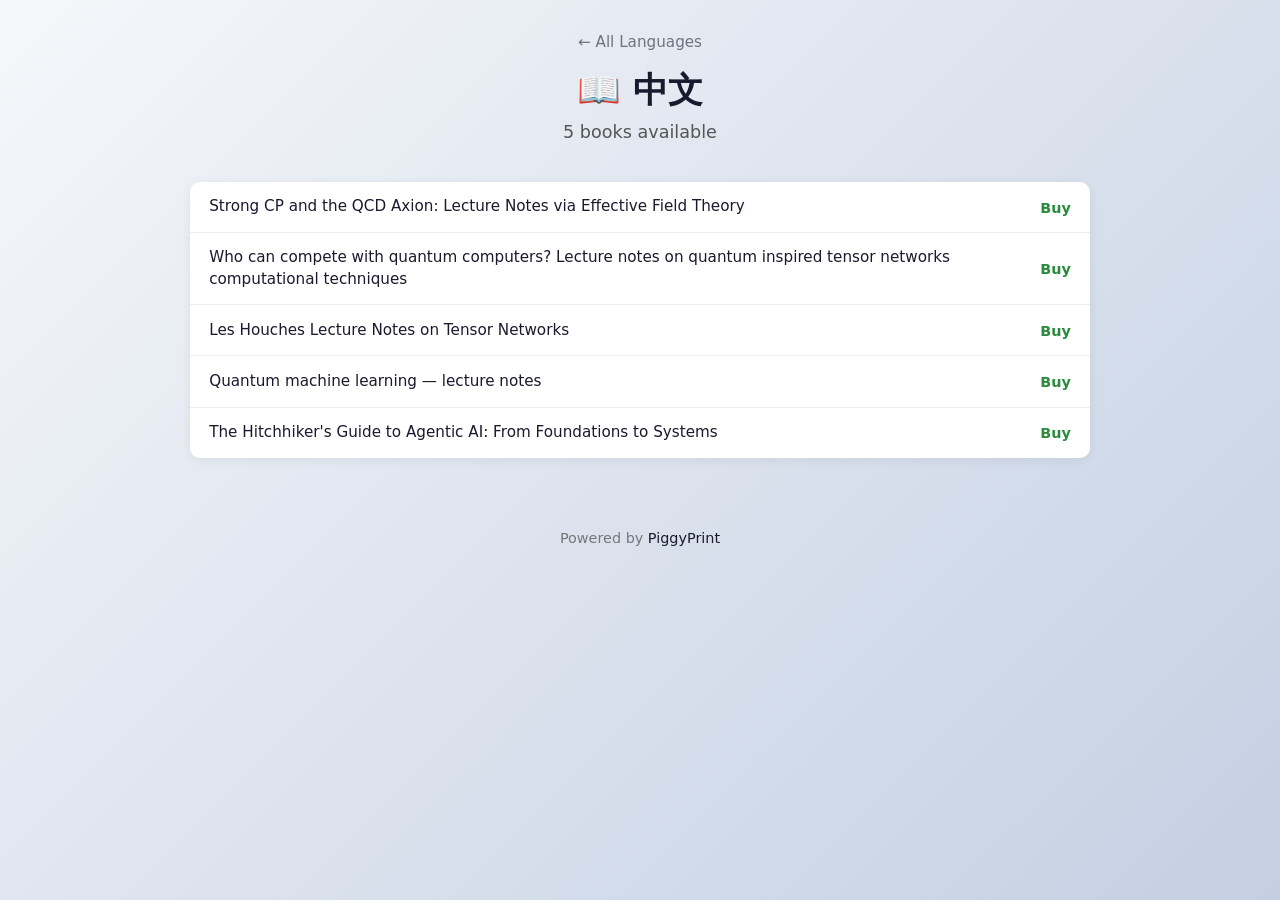
<file: lang/zh.html>
<!DOCTYPE html>
<html lang="en">
<head>
    <meta charset="UTF-8">
    <meta name="viewport" content="width=device-width, initial-scale=1.0">
    <title>中文 — PiggyPrint Translated Docs</title>
    <meta name="description" content="Browse 中文 translations of PiggyPrint's multilingual books on quantum computing, tensor networks, quantum ML, agentic AI, and strong CP physics.">
    <link rel="canonical" href="https://piggy-print.github.io/awesome-arxiv-multilingual/">
    <!-- Open Graph -->
    <meta property="og:title" content="中文 — PiggyPrint Translated Docs">
    <meta property="og:description" content="Browse 中文 translations of PiggyPrint's multilingual books on quantum computing, tensor networks, quantum ML, agentic AI, and strong CP physics.">
    <meta property="og:url" content="https://piggy-print.github.io/awesome-arxiv-multilingual/">
    <meta property="og:type" content="website">
    <meta property="og:site_name" content="PiggyPrint Translated Docs">
    <meta name="twitter:card" content="summary">
    <!-- Structured Data -->
    <script type="application/ld+json">
    {
      "@context": "https://schema.org",
      "@type": "CollectionPage",
      "name": "PiggyPrint Translated Docs",
      "description": "Multilingual translated lecture notes on quantum machine learning, tensor networks, and agentic AI.",
      "url": "https://piggy-print.github.io/awesome-arxiv-multilingual/",
      "inLanguage": ["en", "zh", "es", "fr", "de", "ja", "ko", "pt", "ar", "id"],
      "publisher": { "@type": "Organization", "name": "PiggyPrint" }
    }
    </script>
    <link rel="stylesheet" href="../style.css">
</head>
<body>
    <div class="container">
        <header>
            <a href="../index.html" class="back">← All Languages</a>
            <h1>📖 中文</h1>
            <p>5 books available</p>
        </header>
        
        <div id="bookList">
            <table class="book-table">
                        <tbody>
                        <tr>
                            <td class="title-cell">Strong CP and the QCD Axion: Lecture Notes via Effective Field Theory</td>
                            <td class="buy-cell"><a href="https://piggyprint.gumroad.com/l/ppwfst" target="_blank" rel="noopener noreferrer" class="buy-link">Buy</a></td>
                        </tr>
                        <tr>
                            <td class="title-cell">Who can compete with quantum computers? Lecture notes on quantum inspired tensor networks computational techniques</td>
                            <td class="buy-cell"><a href="https://piggyprint.gumroad.com/l/suflnw" target="_blank" rel="noopener noreferrer" class="buy-link">Buy</a></td>
                        </tr>
                        <tr>
                            <td class="title-cell">Les Houches Lecture Notes on Tensor Networks</td>
                            <td class="buy-cell"><a href="https://piggyprint.gumroad.com/l/nromc" target="_blank" rel="noopener noreferrer" class="buy-link">Buy</a></td>
                        </tr>
                        <tr>
                            <td class="title-cell">Quantum machine learning — lecture notes</td>
                            <td class="buy-cell"><a href="https://piggyprint.gumroad.com/l/wmpxcj" target="_blank" rel="noopener noreferrer" class="buy-link">Buy</a></td>
                        </tr>
                        <tr>
                            <td class="title-cell">The Hitchhiker's Guide to Agentic AI: From Foundations to Systems</td>
                            <td class="buy-cell"><a href="https://piggyprint.gumroad.com/l/meisqz" target="_blank" rel="noopener noreferrer" class="buy-link">Buy</a></td>
                        </tr>
                        </tbody>
                    </table>
        </div>
        <footer>
            <p>Powered by <a href="https://piggyprint.gumroad.com/" target="_blank">PiggyPrint</a></p>
        </footer>
    </div>
</body>
</html>
</file>
<file: style.css>
* {
    margin: 0;
    padding: 0;
    box-sizing: border-box;
}

body {
    font-family: system-ui, -apple-system, 'Segoe UI', Roboto, 'Helvetica Neue', sans-serif;
    background: linear-gradient(135deg, #f5f7fa 0%, #c3cfe2 100%);
    min-height: 100vh;
    padding: 2rem 1rem;
    display: flex;
    justify-content: center;
}

.container {
    max-width: 900px;
    width: 100%;
}

header {
    text-align: center;
    margin-bottom: 2.5rem;
}

header h1 {
    font-size: 2.2rem;
    color: #1a1a2e;
    margin-bottom: 0.5rem;
}

header p {
    color: #555;
    font-size: 1.1rem;
}

/* Book Cards */
.book-card {
    background: white;
    border-radius: 16px;
    padding: 1.8rem 2rem;
    margin-bottom: 1.5rem;
    box-shadow: 0 4px 20px rgba(0, 0, 0, 0.06);
    transition: transform 0.2s, box-shadow 0.2s;
}

.book-card:hover {
    transform: translateY(-2px);
    box-shadow: 0 8px 30px rgba(0, 0, 0, 0.1);
}

.book-card h2 {
    font-size: 1.25rem;
    color: #1a1a2e;
    margin-bottom: 1rem;
    line-height: 1.4;
}

/* Language Links */
.lang-links {
    display: flex;
    flex-wrap: wrap;
    gap: 0.6rem;
}

.lang-btn {
    display: inline-block;
    padding: 0.45rem 1.1rem;
    background: #eef0f4;
    border-radius: 40px;
    text-decoration: none;
    color: #1a1a2e;
    font-size: 0.9rem;
    font-weight: 500;
    transition: background 0.2s, color 0.2s, transform 0.15s;
}

.lang-btn:hover {
    background: #1a1a2e;
    color: white;
    transform: scale(1.04);
}

/* Footer */
footer {
    text-align: center;
    margin-top: 3rem;
    padding: 1.5rem 0;
    color: #777;
    font-size: 0.9rem;
}

footer a {
    color: #1a1a2e;
    text-decoration: none;
    font-weight: 500;
}

footer a:hover {
    text-decoration: underline;
}

/* Language Navigation Bar */
.lang-nav {
    display: flex;
    flex-wrap: wrap;
    align-items: center;
    gap: 0.7rem;
    margin-bottom: 2rem;
    padding: 1rem 1.2rem;
    background: white;
    border-radius: 14px;
    box-shadow: 0 2px 12px rgba(0, 0, 0, 0.05);
}

.nav-label {
    font-size: 0.85rem;
    font-weight: 600;
    color: #555;
    margin-right: 0.5rem;
    white-space: nowrap;
}

/* Back button */
.back {
    display: inline-block;
    margin-bottom: 1rem;
    color: #6c757d;
    text-decoration: none;
    font-weight: 500;
    font-size: 0.95rem;
}

.back:hover {
    text-decoration: underline;
}

/* Buy link (table style) */
.buy-link {
    color: #2b8a3e;
    text-decoration: none;
    font-weight: 600;
    white-space: nowrap;
    font-size: 0.9rem;
}

.buy-link:hover {
    text-decoration: underline;
}

/* Language table (clean minimal) */
.book-table {
    width: 100%;
    border-collapse: collapse;
    background: white;
    border-radius: 10px;
    overflow: hidden;
    box-shadow: 0 2px 12px rgba(0, 0, 0, 0.06);
}

.book-table tr {
    border-bottom: 1px solid #eee;
}

.book-table tr:last-child {
    border-bottom: none;
}

.book-table td {
    padding: 0.9rem 1.2rem;
}

.book-table .title-cell {
    font-weight: 500;
    color: #1a1a2e;
    font-size: 0.95rem;
    line-height: 1.4;
}

.book-table .buy-cell {
    text-align: right;
    white-space: nowrap;
    width: 1%;
}

/* Error */
.error {
    text-align: center;
    padding: 2rem;
    color: #c0392b;
    background: #fde8e8;
    border-radius: 12px;
}

/* Responsive */
@media (max-width: 600px) {
    body { padding: 1rem; }
    header h1 { font-size: 1.6rem; }
    .book-card { padding: 1.2rem 1.2rem; }
    .book-card h2 { font-size: 1.1rem; }
}
</file>
